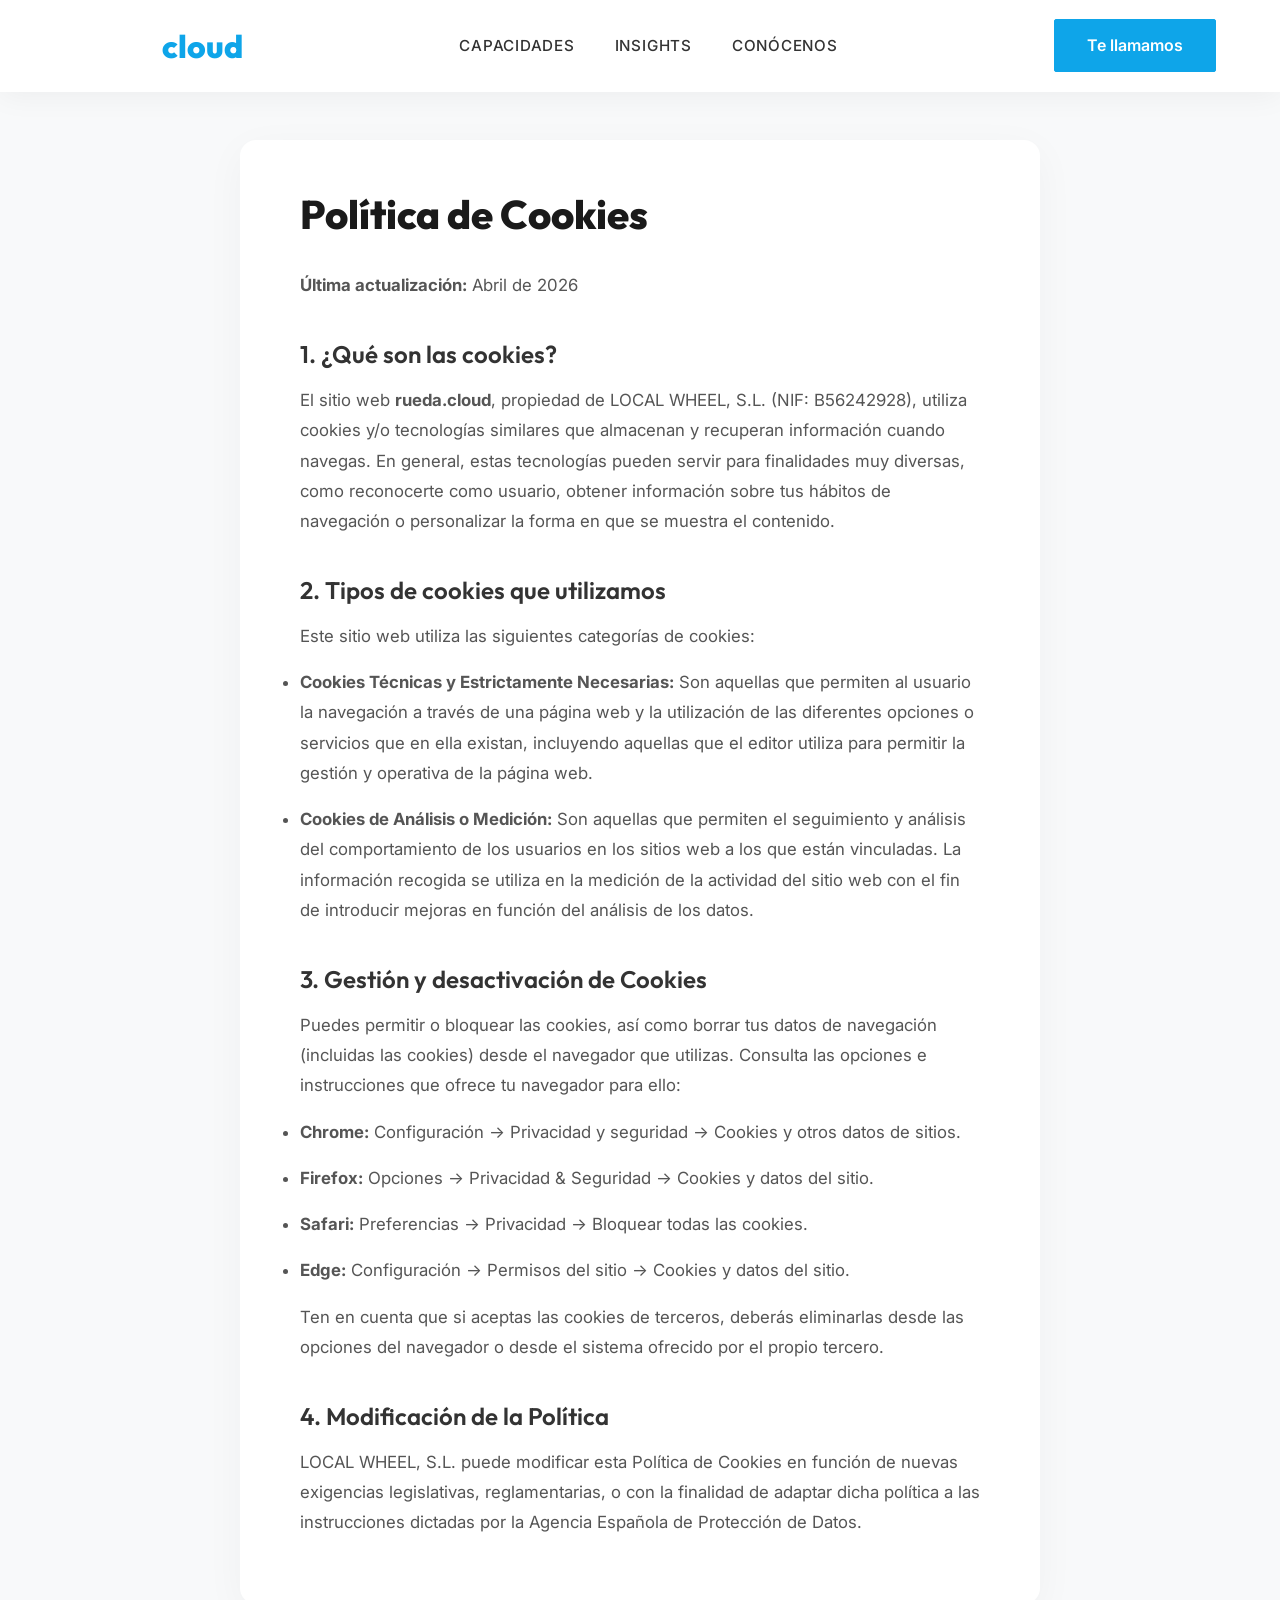
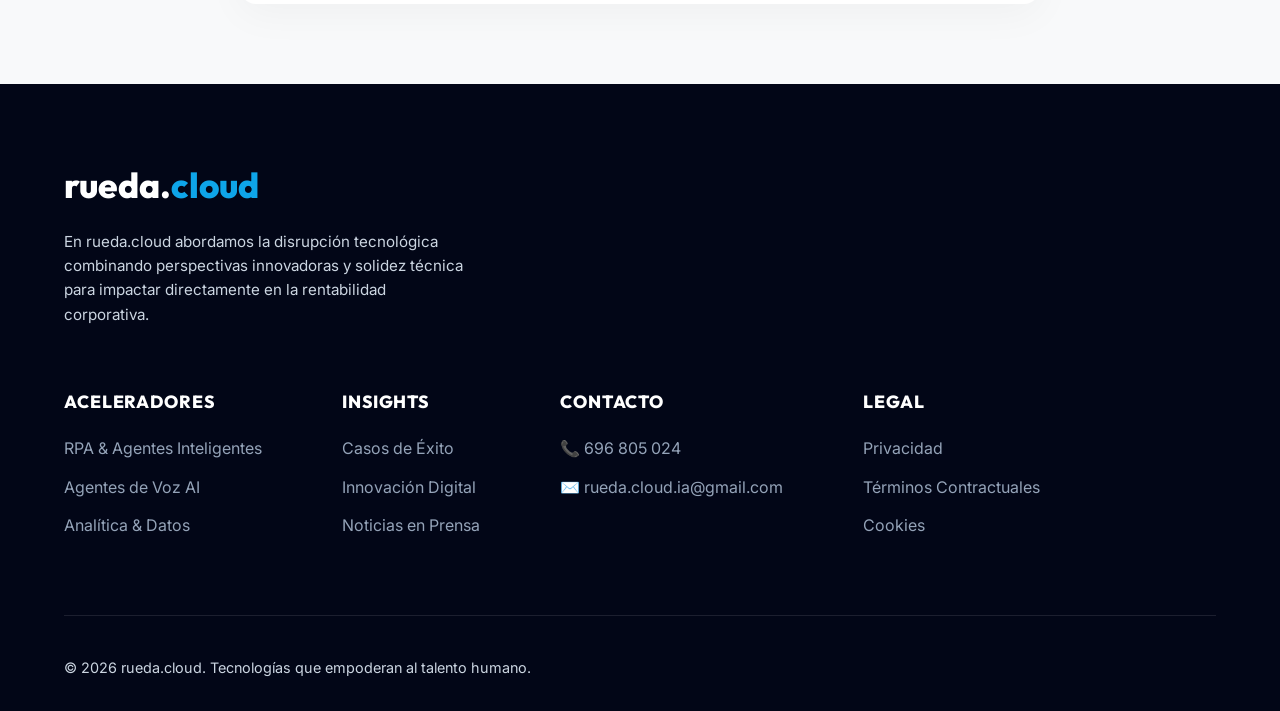
<file: cookies.html>
<!DOCTYPE html>
<html lang="es">
<head>
    <meta charset="UTF-8">
    <meta name="viewport" content="width=device-width, initial-scale=1.0">
    <title>Política de Cookies | rueda.cloud</title>
    <meta name="robots" content="index, follow">
    <!-- Google Fonts -->
    <link rel="preconnect" href="https://fonts.googleapis.com">
    <link rel="preconnect" href="https://fonts.gstatic.com" crossorigin>
    <link href="https://fonts.googleapis.com/css2?family=Inter:wght@300;400;500;600&family=Outfit:wght@300;400;600;800&display=swap" rel="stylesheet">
    <link rel="stylesheet" href="./style.css">
</head>
<body>
    <nav class="navbar" style="background: rgba(255,255,255,0.98); box-shadow: 0 4px 30px rgba(0,0,0,0.05); position: fixed; top: 0; width: 100%; z-index: 1000;">
        <a href="index.html" class="logo">rueda.<span>cloud</span></a>
        <ul class="nav-links">
            <li><a href="index.html#capacidades" style="color: #333;">Capacidades</a></li>
            <li><a href="index.html#insights" style="color: #333;">Insights</a></li>
            <li><a href="index.html#nosotros" style="color: #333;">Conócenos</a></li>
        </ul>
        <a href="index.html#contacto" class="btn btn-primary" style="display: flex; align-items: center; gap: 8px;">
            Te llamamos
        </a>
    </nav>

    <main class="legal-section">
        <div class="container">

            <h1>Política de Cookies</h1>
            <p><strong>Última actualización:</strong> Abril de 2026</p>

            <h2>1. ¿Qué son las cookies?</h2>
            <p>El sitio web <strong>rueda.cloud</strong>, propiedad de LOCAL WHEEL, S.L. (NIF: B56242928), utiliza cookies y/o tecnologías similares que almacenan y recuperan información cuando navegas. En general, estas tecnologías pueden servir para finalidades muy diversas, como reconocerte como usuario, obtener información sobre tus hábitos de navegación o personalizar la forma en que se muestra el contenido.</p>

            <h2>2. Tipos de cookies que utilizamos</h2>
            <p>Este sitio web utiliza las siguientes categorías de cookies:</p>
            <ul>
                <li><strong>Cookies Técnicas y Estrictamente Necesarias:</strong> Son aquellas que permiten al usuario la navegación a través de una página web y la utilización de las diferentes opciones o servicios que en ella existan, incluyendo aquellas que el editor utiliza para permitir la gestión y operativa de la página web.</li>
                <li><strong>Cookies de Análisis o Medición:</strong> Son aquellas que permiten el seguimiento y análisis del comportamiento de los usuarios en los sitios web a los que están vinculadas. La información recogida se utiliza en la medición de la actividad del sitio web con el fin de introducir mejoras en función del análisis de los datos.</li>
            </ul>

            <h2>3. Gestión y desactivación de Cookies</h2>
            <p>Puedes permitir o bloquear las cookies, así como borrar tus datos de navegación (incluidas las cookies) desde el navegador que utilizas. Consulta las opciones e instrucciones que ofrece tu navegador para ello:</p>
            <ul>
                <li><strong>Chrome:</strong> Configuración -> Privacidad y seguridad -> Cookies y otros datos de sitios.</li>
                <li><strong>Firefox:</strong> Opciones -> Privacidad & Seguridad -> Cookies y datos del sitio.</li>
                <li><strong>Safari:</strong> Preferencias -> Privacidad -> Bloquear todas las cookies.</li>
                <li><strong>Edge:</strong> Configuración -> Permisos del sitio -> Cookies y datos del sitio.</li>
            </ul>
            <p>Ten en cuenta que si aceptas las cookies de terceros, deberás eliminarlas desde las opciones del navegador o desde el sistema ofrecido por el propio tercero.</p>

            <h2>4. Modificación de la Política</h2>
            <p>LOCAL WHEEL, S.L. puede modificar esta Política de Cookies en función de nuevas exigencias legislativas, reglamentarias, o con la finalidad de adaptar dicha política a las instrucciones dictadas por la Agencia Española de Protección de Datos.</p>

        </div>
    </main>

    <footer class="corporate-footer" id="nosotros">
        <div class="container">
            <div class="footer-top">
                <div class="footer-brand">
                    <a href="index.html" class="logo-white">rueda.<span>cloud</span></a>
                    <p>En rueda.cloud abordamos la disrupción tecnológica combinando perspectivas innovadoras y solidez
                        técnica para impactar directamente en la rentabilidad corporativa.</p>
                </div>
                <div class="footer-nav">
                    <div class="footer-col">
                        <h4>Aceleradores</h4>
                        <a href="index.html#capacidades">RPA & Agentes Inteligentes</a>
                        <a href="index.html#capacidades">Agentes de Voz AI</a>
                        <a href="index.html#capacidades">Analítica & Datos</a>
                    </div>
                    <div class="footer-col">
                        <h4>Insights</h4>
                        <a href="index.html#insights">Casos de Éxito</a>
                        <a href="index.html#insights">Innovación Digital</a>
                        <a href="index.html#insights">Noticias en Prensa</a>
                    </div>
                    <div class="footer-col">
                        <h4>Contacto</h4>
                        <a href="tel:696805024" style="text-transform: none;">📞 696 805 024</a>
                        <a href="mailto:rueda.cloud.ia@gmail.com" style="text-transform: none;">✉️ rueda.cloud.ia@gmail.com</a>
                    </div>
                    <div class="footer-col">
                        <h4>Legal</h4>
                        <a href="privacidad.html">Privacidad</a>
                        <a href="terminos.html">Términos Contractuales</a>
                        <a href="cookies.html">Cookies</a>
                    </div>
                </div>
            </div>
            <div class="footer-bottom">
                <p>&copy; 2026 rueda.cloud. Tecnologías que empoderan al talento humano.</p>
            </div>
        </div>
    </footer>
</body>
</html>
</file>
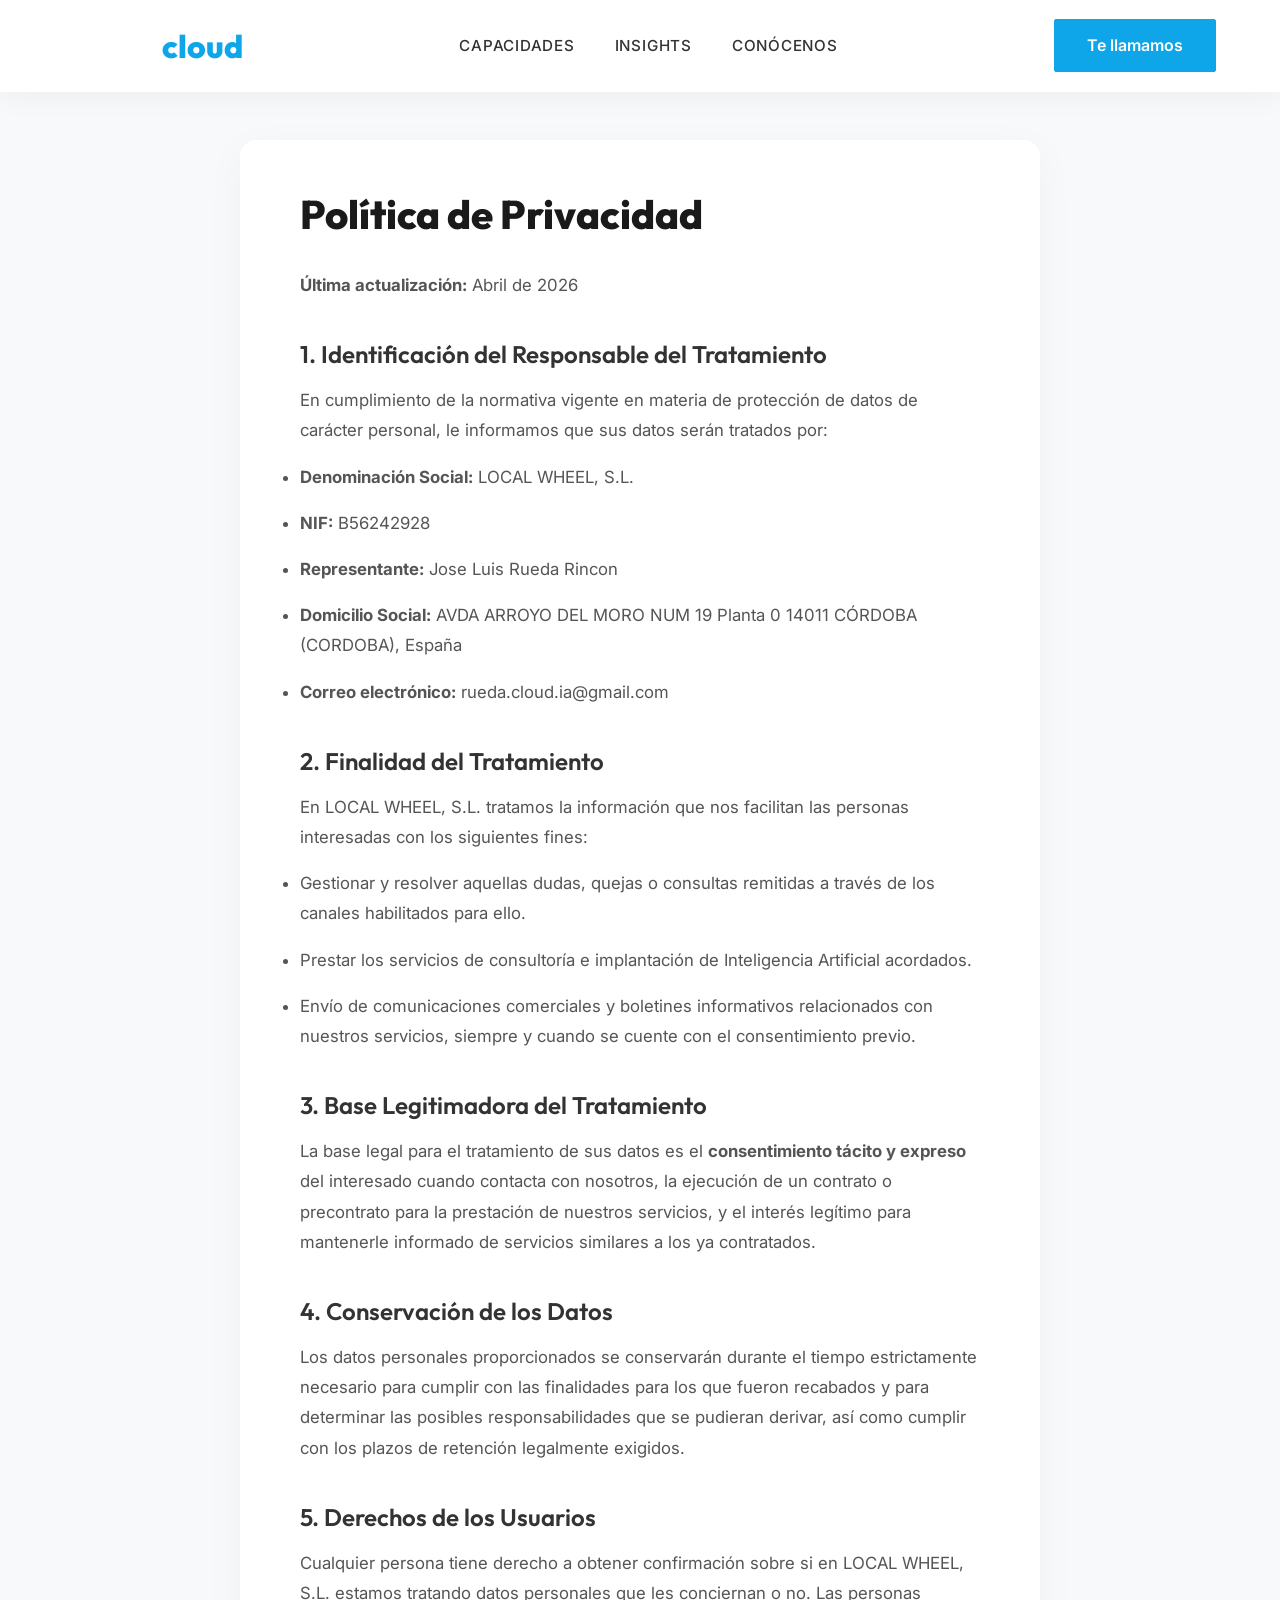
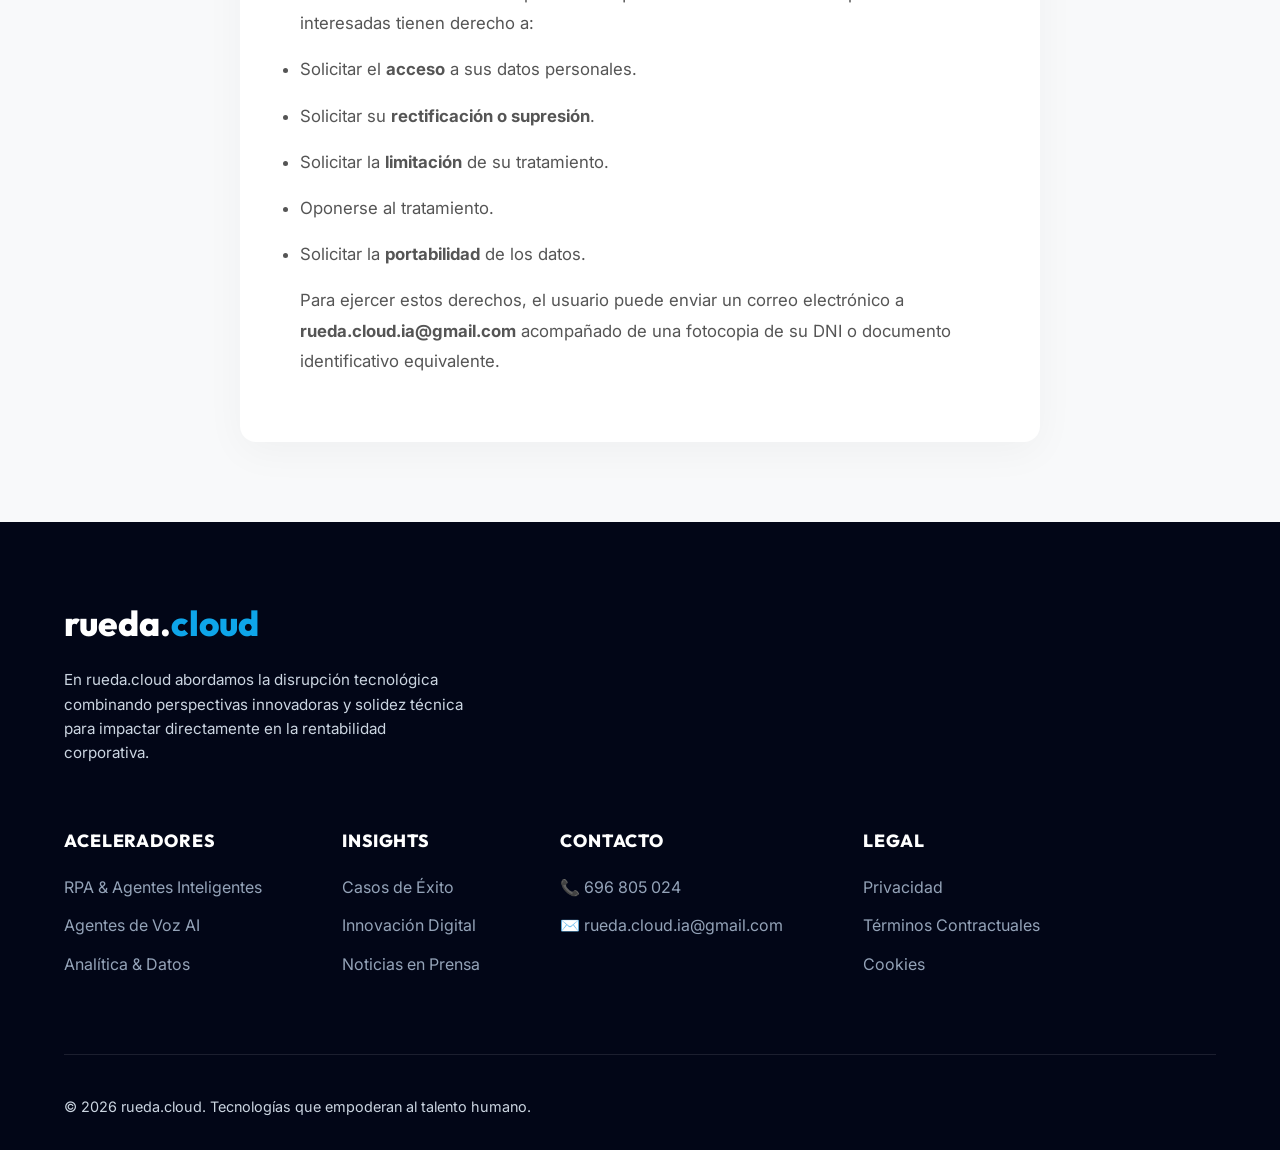
<file: privacidad.html>
<!DOCTYPE html>
<html lang="es">
<head>
    <meta charset="UTF-8">
    <meta name="viewport" content="width=device-width, initial-scale=1.0">
    <title>Política de Privacidad | rueda.cloud</title>
    <meta name="robots" content="index, follow">
    <!-- Google Fonts -->
    <link rel="preconnect" href="https://fonts.googleapis.com">
    <link rel="preconnect" href="https://fonts.gstatic.com" crossorigin>
    <link href="https://fonts.googleapis.com/css2?family=Inter:wght@300;400;500;600&family=Outfit:wght@300;400;600;800&display=swap" rel="stylesheet">
    <link rel="stylesheet" href="./style.css">
</head>
<body>
    <nav class="navbar" style="background: rgba(255,255,255,0.98); box-shadow: 0 4px 30px rgba(0,0,0,0.05); position: fixed; top: 0; width: 100%; z-index: 1000;">
        <a href="index.html" class="logo">rueda.<span>cloud</span></a>
        <ul class="nav-links">
            <li><a href="index.html#capacidades" style="color: #333;">Capacidades</a></li>
            <li><a href="index.html#insights" style="color: #333;">Insights</a></li>
            <li><a href="index.html#nosotros" style="color: #333;">Conócenos</a></li>
        </ul>
        <a href="index.html#contacto" class="btn btn-primary" style="display: flex; align-items: center; gap: 8px;">
            Te llamamos
        </a>
    </nav>

    <main class="legal-section">
        <div class="container">

            <h1>Política de Privacidad</h1>
            <p><strong>Última actualización:</strong> Abril de 2026</p>
            
            <h2>1. Identificación del Responsable del Tratamiento</h2>
            <p>En cumplimiento de la normativa vigente en materia de protección de datos de carácter personal, le informamos que sus datos serán tratados por:</p>
            <ul>
                <li><strong>Denominación Social:</strong> LOCAL WHEEL, S.L.</li>
                <li><strong>NIF:</strong> B56242928</li>
                <li><strong>Representante:</strong> Jose Luis Rueda Rincon</li>
                <li><strong>Domicilio Social:</strong> AVDA ARROYO DEL MORO NUM 19 Planta 0 14011 CÓRDOBA (CORDOBA), España</li>
                <li><strong>Correo electrónico:</strong> rueda.cloud.ia@gmail.com</li>
            </ul>

            <h2>2. Finalidad del Tratamiento</h2>
            <p>En LOCAL WHEEL, S.L. tratamos la información que nos facilitan las personas interesadas con los siguientes fines:</p>
            <ul>
                <li>Gestionar y resolver aquellas dudas, quejas o consultas remitidas a través de los canales habilitados para ello.</li>
                <li>Prestar los servicios de consultoría e implantación de Inteligencia Artificial acordados.</li>
                <li>Envío de comunicaciones comerciales y boletines informativos relacionados con nuestros servicios, siempre y cuando se cuente con el consentimiento previo.</li>
            </ul>

            <h2>3. Base Legitimadora del Tratamiento</h2>
            <p>La base legal para el tratamiento de sus datos es el <strong>consentimiento tácito y expreso</strong> del interesado cuando contacta con nosotros, la ejecución de un contrato o precontrato para la prestación de nuestros servicios, y el interés legítimo para mantenerle informado de servicios similares a los ya contratados.</p>

            <h2>4. Conservación de los Datos</h2>
            <p>Los datos personales proporcionados se conservarán durante el tiempo estrictamente necesario para cumplir con las finalidades para los que fueron recabados y para determinar las posibles responsabilidades que se pudieran derivar, así como cumplir con los plazos de retención legalmente exigidos.</p>

            <h2>5. Derechos de los Usuarios</h2>
            <p>Cualquier persona tiene derecho a obtener confirmación sobre si en LOCAL WHEEL, S.L. estamos tratando datos personales que les conciernan o no. Las personas interesadas tienen derecho a:</p>
            <ul>
                <li>Solicitar el <strong>acceso</strong> a sus datos personales.</li>
                <li>Solicitar su <strong>rectificación o supresión</strong>.</li>
                <li>Solicitar la <strong>limitación</strong> de su tratamiento.</li>
                <li>Oponerse al tratamiento.</li>
                <li>Solicitar la <strong>portabilidad</strong> de los datos.</li>
            </ul>
            <p>Para ejercer estos derechos, el usuario puede enviar un correo electrónico a <strong>rueda.cloud.ia@gmail.com</strong> acompañado de una fotocopia de su DNI o documento identificativo equivalente.</p>

        </div>
    </main>

    <footer class="corporate-footer" id="nosotros">
        <div class="container">
            <div class="footer-top">
                <div class="footer-brand">
                    <a href="index.html" class="logo-white">rueda.<span>cloud</span></a>
                    <p>En rueda.cloud abordamos la disrupción tecnológica combinando perspectivas innovadoras y solidez
                        técnica para impactar directamente en la rentabilidad corporativa.</p>
                </div>
                <div class="footer-nav">
                    <div class="footer-col">
                        <h4>Aceleradores</h4>
                        <a href="index.html#capacidades">RPA & Agentes Inteligentes</a>
                        <a href="index.html#capacidades">Agentes de Voz AI</a>
                        <a href="index.html#capacidades">Analítica & Datos</a>
                    </div>
                    <div class="footer-col">
                        <h4>Insights</h4>
                        <a href="index.html#insights">Casos de Éxito</a>
                        <a href="index.html#insights">Innovación Digital</a>
                        <a href="index.html#insights">Noticias en Prensa</a>
                    </div>
                    <div class="footer-col">
                        <h4>Contacto</h4>
                        <a href="tel:696805024" style="text-transform: none;">📞 696 805 024</a>
                        <a href="mailto:rueda.cloud.ia@gmail.com" style="text-transform: none;">✉️ rueda.cloud.ia@gmail.com</a>
                    </div>
                    <div class="footer-col">
                        <h4>Legal</h4>
                        <a href="privacidad.html">Privacidad</a>
                        <a href="terminos.html">Términos Contractuales</a>
                        <a href="cookies.html">Cookies</a>
                    </div>
                </div>
            </div>
            <div class="footer-bottom">
                <p>&copy; 2026 rueda.cloud. Tecnologías que empoderan al talento humano.</p>
            </div>
        </div>
    </footer>
</body>
</html>
</file>
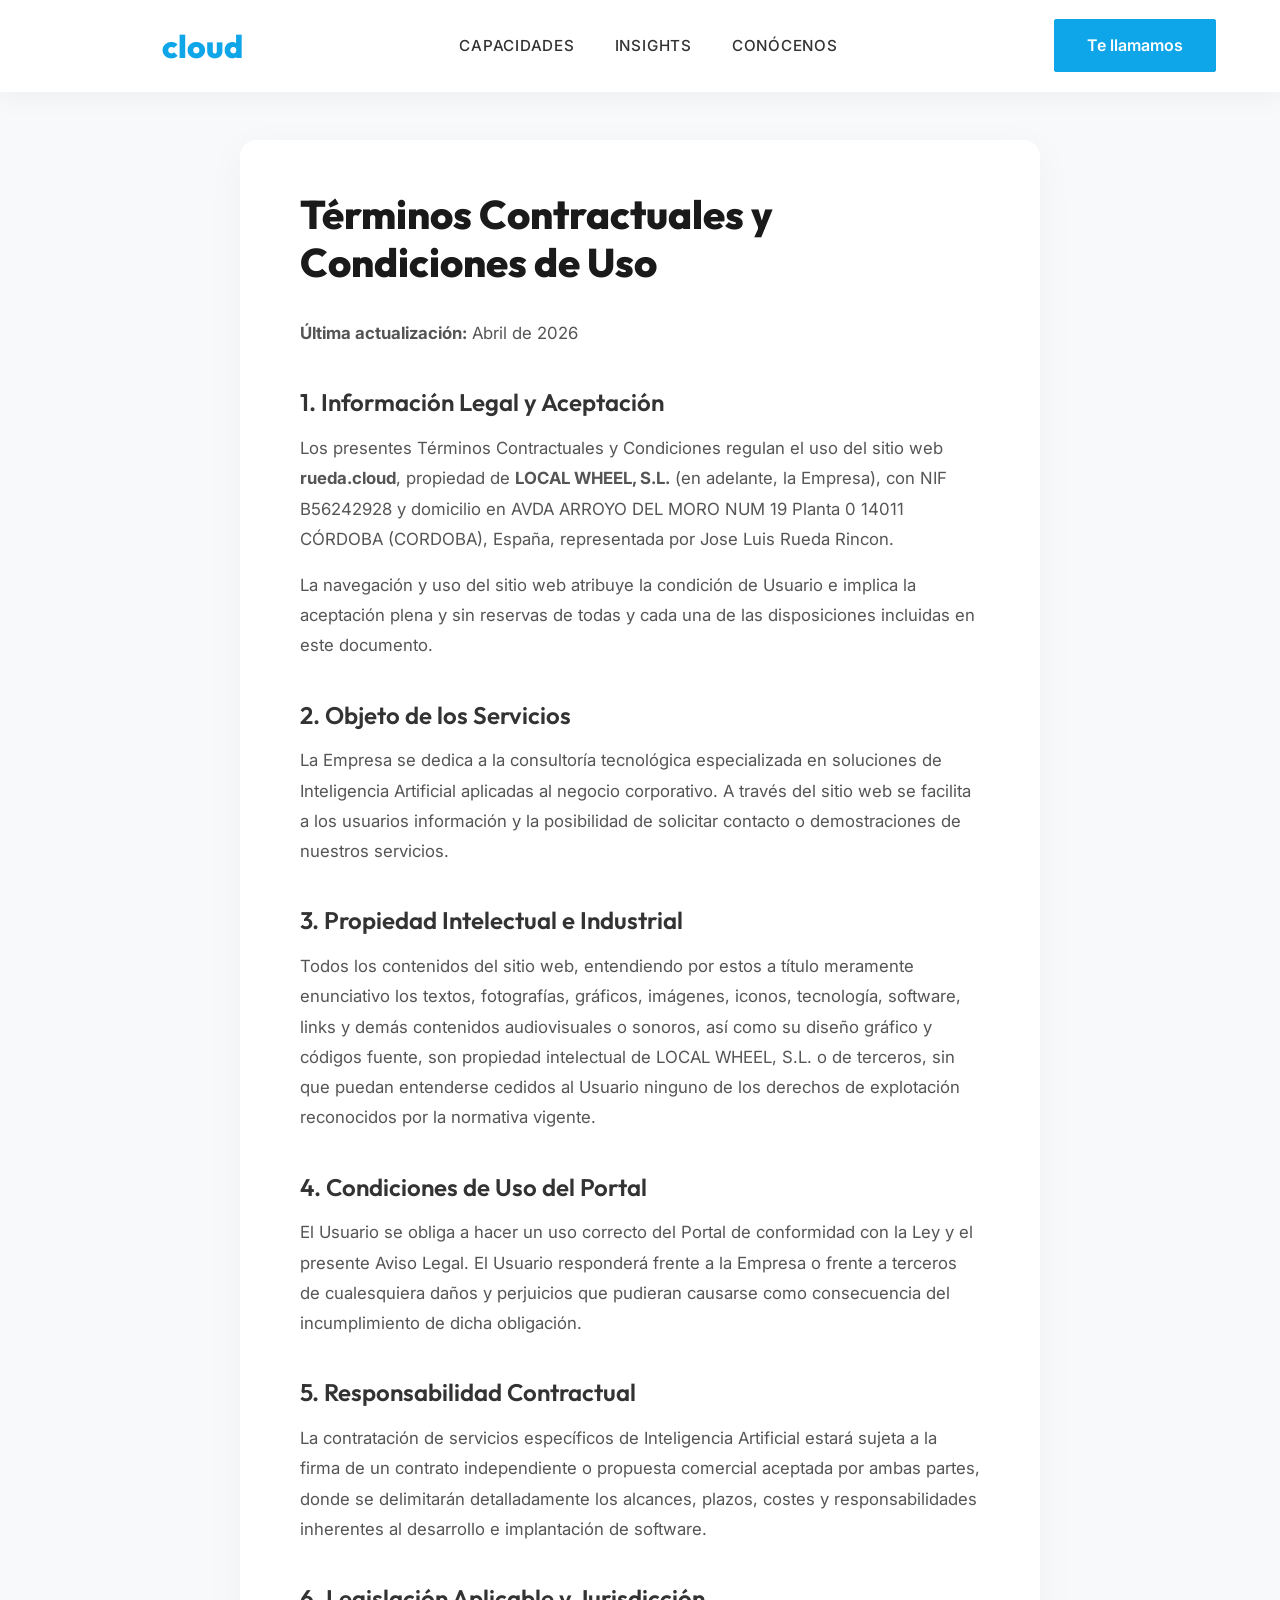
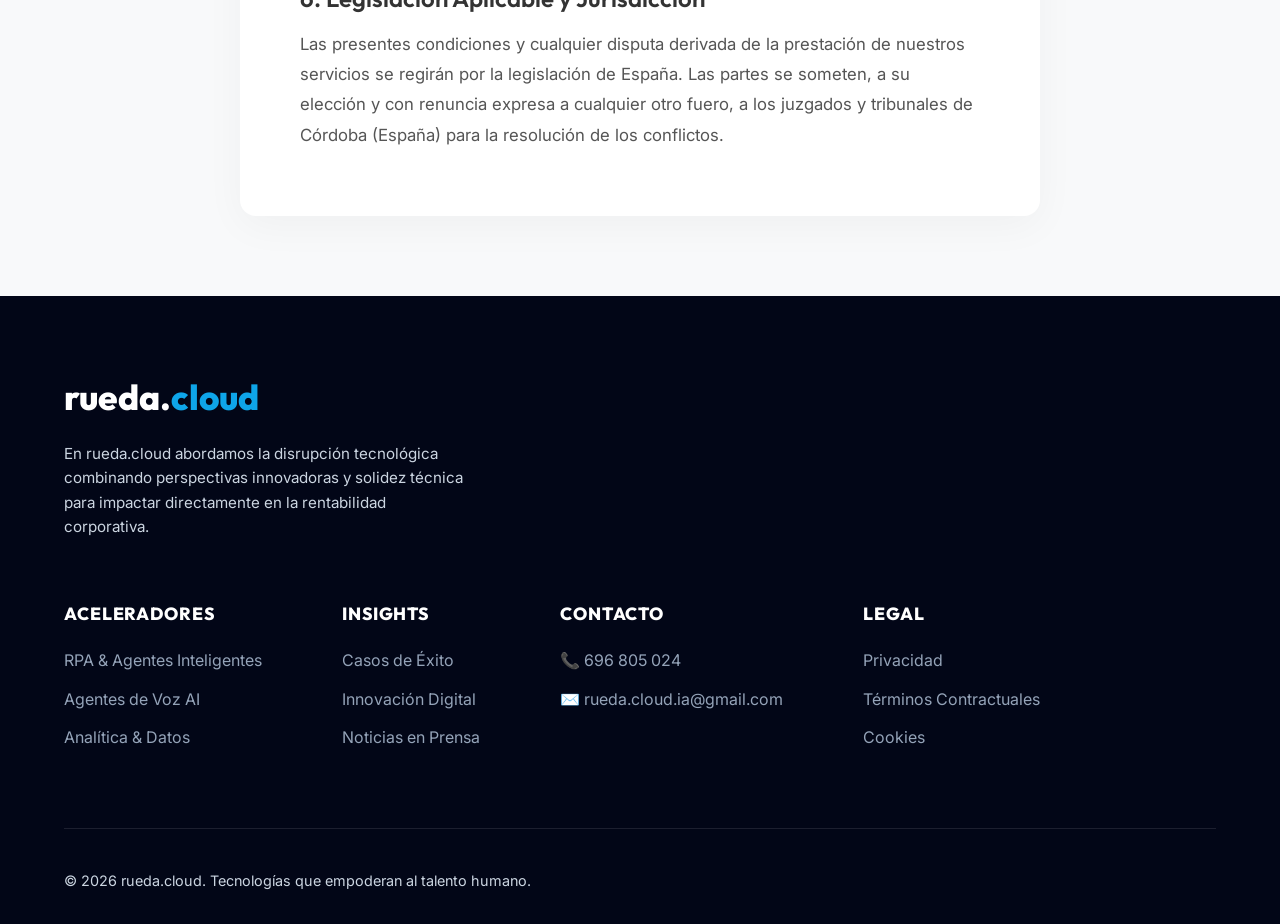
<file: terminos.html>
<!DOCTYPE html>
<html lang="es">
<head>
    <meta charset="UTF-8">
    <meta name="viewport" content="width=device-width, initial-scale=1.0">
    <title>Términos Contractuales | rueda.cloud</title>
    <meta name="robots" content="index, follow">
    <!-- Google Fonts -->
    <link rel="preconnect" href="https://fonts.googleapis.com">
    <link rel="preconnect" href="https://fonts.gstatic.com" crossorigin>
    <link href="https://fonts.googleapis.com/css2?family=Inter:wght@300;400;500;600&family=Outfit:wght@300;400;600;800&display=swap" rel="stylesheet">
    <link rel="stylesheet" href="./style.css">
</head>
<body>
    <nav class="navbar" style="background: rgba(255,255,255,0.98); box-shadow: 0 4px 30px rgba(0,0,0,0.05); position: fixed; top: 0; width: 100%; z-index: 1000;">
        <a href="index.html" class="logo">rueda.<span>cloud</span></a>
        <ul class="nav-links">
            <li><a href="index.html#capacidades" style="color: #333;">Capacidades</a></li>
            <li><a href="index.html#insights" style="color: #333;">Insights</a></li>
            <li><a href="index.html#nosotros" style="color: #333;">Conócenos</a></li>
        </ul>
        <a href="index.html#contacto" class="btn btn-primary" style="display: flex; align-items: center; gap: 8px;">
            Te llamamos
        </a>
    </nav>

    <main class="legal-section">
        <div class="container">

            <h1>Términos Contractuales y Condiciones de Uso</h1>
            <p><strong>Última actualización:</strong> Abril de 2026</p>

            <h2>1. Información Legal y Aceptación</h2>
            <p>Los presentes Términos Contractuales y Condiciones regulan el uso del sitio web <strong>rueda.cloud</strong>, propiedad de <strong>LOCAL WHEEL, S.L.</strong> (en adelante, la Empresa), con NIF B56242928 y domicilio en AVDA ARROYO DEL MORO NUM 19 Planta 0 14011 CÓRDOBA (CORDOBA), España, representada por Jose Luis Rueda Rincon.</p>
            <p>La navegación y uso del sitio web atribuye la condición de Usuario e implica la aceptación plena y sin reservas de todas y cada una de las disposiciones incluidas en este documento.</p>

            <h2>2. Objeto de los Servicios</h2>
            <p>La Empresa se dedica a la consultoría tecnológica especializada en soluciones de Inteligencia Artificial aplicadas al negocio corporativo. A través del sitio web se facilita a los usuarios información y la posibilidad de solicitar contacto o demostraciones de nuestros servicios.</p>

            <h2>3. Propiedad Intelectual e Industrial</h2>
            <p>Todos los contenidos del sitio web, entendiendo por estos a título meramente enunciativo los textos, fotografías, gráficos, imágenes, iconos, tecnología, software, links y demás contenidos audiovisuales o sonoros, así como su diseño gráfico y códigos fuente, son propiedad intelectual de LOCAL WHEEL, S.L. o de terceros, sin que puedan entenderse cedidos al Usuario ninguno de los derechos de explotación reconocidos por la normativa vigente.</p>

            <h2>4. Condiciones de Uso del Portal</h2>
            <p>El Usuario se obliga a hacer un uso correcto del Portal de conformidad con la Ley y el presente Aviso Legal. El Usuario responderá frente a la Empresa o frente a terceros de cualesquiera daños y perjuicios que pudieran causarse como consecuencia del incumplimiento de dicha obligación.</p>

            <h2>5. Responsabilidad Contractual</h2>
            <p>La contratación de servicios específicos de Inteligencia Artificial estará sujeta a la firma de un contrato independiente o propuesta comercial aceptada por ambas partes, donde se delimitarán detalladamente los alcances, plazos, costes y responsabilidades inherentes al desarrollo e implantación de software.</p>

            <h2>6. Legislación Aplicable y Jurisdicción</h2>
            <p>Las presentes condiciones y cualquier disputa derivada de la prestación de nuestros servicios se regirán por la legislación de España. Las partes se someten, a su elección y con renuncia expresa a cualquier otro fuero, a los juzgados y tribunales de Córdoba (España) para la resolución de los conflictos.</p>

        </div>
    </main>

    <footer class="corporate-footer" id="nosotros">
        <div class="container">
            <div class="footer-top">
                <div class="footer-brand">
                    <a href="index.html" class="logo-white">rueda.<span>cloud</span></a>
                    <p>En rueda.cloud abordamos la disrupción tecnológica combinando perspectivas innovadoras y solidez
                        técnica para impactar directamente en la rentabilidad corporativa.</p>
                </div>
                <div class="footer-nav">
                    <div class="footer-col">
                        <h4>Aceleradores</h4>
                        <a href="index.html#capacidades">RPA & Agentes Inteligentes</a>
                        <a href="index.html#capacidades">Agentes de Voz AI</a>
                        <a href="index.html#capacidades">Analítica & Datos</a>
                    </div>
                    <div class="footer-col">
                        <h4>Insights</h4>
                        <a href="index.html#insights">Casos de Éxito</a>
                        <a href="index.html#insights">Innovación Digital</a>
                        <a href="index.html#insights">Noticias en Prensa</a>
                    </div>
                    <div class="footer-col">
                        <h4>Contacto</h4>
                        <a href="tel:696805024" style="text-transform: none;">📞 696 805 024</a>
                        <a href="mailto:rueda.cloud.ia@gmail.com" style="text-transform: none;">✉️ rueda.cloud.ia@gmail.com</a>
                    </div>
                    <div class="footer-col">
                        <h4>Legal</h4>
                        <a href="privacidad.html">Privacidad</a>
                        <a href="terminos.html">Términos Contractuales</a>
                        <a href="cookies.html">Cookies</a>
                    </div>
                </div>
            </div>
            <div class="footer-bottom">
                <p>&copy; 2026 rueda.cloud. Tecnologías que empoderan al talento humano.</p>
            </div>
        </div>
    </footer>
</body>
</html>
</file>
<file: style.css>
:root {
  --bg-white: #ffffff;
  --bg-light: #f8f9fa;
  --bg-dark: #0f172a;
  --text-dark: #111827;
  --text-muted: #4b5563;
  --text-light: #f3f4f6;
  --accent-color: #0ea5e9;
  /* Light cyan/blue accent for tech vibe */
  --corporate-blue: #020617;
  /* Very profound professional blue/black */
  --transition-fast: 0.3s ease;
  --transition-slow: 0.8s cubic-bezier(0.16, 1, 0.3, 1);
  --font-body: 'Inter', sans-serif;
  --font-heading: 'Outfit', sans-serif;
}

* {
  margin: 0;
  padding: 0;
  box-sizing: border-box;
}

html {
  scroll-behavior: smooth;
}

body {
  font-family: var(--font-body);
  color: var(--text-dark);
  background-color: var(--bg-white);
  line-height: 1.6;
  overflow-x: hidden;
}

.container {
  max-width: 1280px;
  margin: 0 auto;
  padding: 0 5%;
}

.section-padded {
  padding: 7rem 0;
}

/* Typography */
h1,
h2,
h3,
h4,
.logo,
.logo-white {
  font-family: var(--font-heading);
  font-weight: 800;
  line-height: 1.2;
}

.section-title-dark {
  font-size: clamp(2.2rem, 4vw, 3.5rem);
  color: var(--corporate-blue);
  margin-bottom: 1rem;
  letter-spacing: -0.02em;
}

.section-intro {
  font-size: 1.25rem;
  color: var(--text-muted);
  max-width: 800px;
  margin-bottom: 4rem;
}

.text-link {
  display: inline-block;
  color: var(--corporate-blue);
  font-weight: 600;
  text-decoration: none;
  border-bottom: 2px solid var(--accent-color);
  padding-bottom: 2px;
  margin-top: 1rem;
  transition: var(--transition-fast);
}

.text-link:hover {
  color: var(--accent-color);
}

/* Buttons */
.btn {
  display: inline-block;
  padding: 0.8rem 2rem;
  font-weight: 600;
  text-decoration: none;
  font-family: var(--font-body);
  transition: var(--transition-fast);
  cursor: pointer;
  border-radius: 2px;
}

.btn-primary {
  background: var(--accent-color);
  color: #fff;
  border: 1px solid var(--accent-color);
}

.btn-primary:hover {
  background: transparent;
  color: var(--accent-color);
}

.btn-outline {
  background: transparent;
  color: var(--corporate-blue);
  border: 1px solid var(--corporate-blue);
}

.btn-outline:hover {
  background: var(--corporate-blue);
  color: #fff;
}

.btn-large {
  padding: 1rem 3rem;
  font-size: 1.1rem;
}

/* Navbar */
.navbar {
  display: flex;
  justify-content: space-between;
  align-items: center;
  padding: 1.2rem 5%;
  position: fixed;
  width: 100%;
  top: 0;
  z-index: 1000;
  background: transparent;
  transition: var(--transition-fast);
}

.navbar.scrolled {
  background: rgba(255, 255, 255, 0.98);
  box-shadow: 0 4px 20px rgba(0, 0, 0, 0.05);
  padding: 1rem 5%;
}

.navbar .logo {
  font-size: 2rem;
  color: #ffffff;
  /* Default is white for hero overlay */
  text-decoration: none;
  transition: color var(--transition-fast);
}

.navbar.scrolled .logo {
  color: var(--corporate-blue);
}

.navbar .logo span,
.logo-white span {
  color: var(--accent-color);
}

.nav-links {
  display: flex;
  gap: 2.5rem;
  list-style: none;
}

.nav-links a {
  color: #ffffff;
  text-decoration: none;
  font-weight: 500;
  font-size: 0.95rem;
  text-transform: uppercase;
  letter-spacing: 0.05em;
  transition: color var(--transition-fast);
}

.navbar.scrolled .nav-links a {
  color: var(--corporate-blue);
}

.nav-links a:hover {
  color: var(--accent-color);
}

.navbar .btn-outline {
  border-color: #fff;
  color: #fff;
}

.navbar.scrolled .btn-outline {
  border-color: var(--corporate-blue);
  color: var(--corporate-blue);
}

.navbar.scrolled .btn-outline:hover {
  background: var(--corporate-blue);
  color: #fff;
}

.mobile-menu-btn {
  display: none;
}

/* Hero Corporate */
.corporate-hero {
  position: relative;
  height: 100vh;
  display: flex;
  align-items: center;
  padding: 0 5%;
  overflow: hidden;
}

.hero-bg {
  position: absolute;
  top: 0;
  left: 0;
  width: 100%;
  height: 100%;
  z-index: -1;
  background: var(--corporate-blue);
}

#neuronCanvas {
  position: absolute;
  top: 0;
  left: 0;
  width: 100%;
  height: 100%;
}

.hero-overlay {
  position: absolute;
  top: 0;
  left: 0;
  width: 100%;
  height: 100%;
  background: linear-gradient(to right, rgba(2, 6, 23, 0.95) 0%, rgba(2, 6, 23, 0.3) 100%);
  pointer-events: none;
}

.hero-content {
  color: #fff;
  max-width: 800px;
  z-index: 10;
  margin-top: 4rem;
}

.hero-title {
  font-size: clamp(4rem, 8vw, 6.5rem);
  letter-spacing: -0.03em;
  line-height: 1.05;
  margin-bottom: 1.5rem;
}

.accent-text {
  color: var(--accent-color);
}

.hero-subtitle {
  font-size: 1.25rem;
  font-weight: 400;
  margin-bottom: 2.5rem;
  max-width: 650px;
  color: #f1f5f9;
}

/* Services / Capabilities */
.bg-light-grey {
  background-color: var(--bg-light);
}

.capabilities-list {
  display: flex;
  flex-direction: column;
  gap: 6rem;
}

.capability-row {
  display: flex;
  align-items: center;
  gap: 5rem;
}

.capability-row.reverse {
  flex-direction: row-reverse;
}

.cap-image {
  flex: 1;
  border-radius: 4px;
  overflow: hidden;
  position: relative;
  aspect-ratio: 4/3;
}

.cap-image img {
  width: 100%;
  height: 100%;
  object-fit: cover;
  transition: transform var(--transition-slow);
}

.cap-text {
  flex: 1;
}

.cap-text h3 {
  font-size: 2.2rem;
  color: var(--corporate-blue);
  margin-bottom: 1rem;
}

.cap-text p {
  color: var(--text-muted);
  font-size: 1.15rem;
  margin-bottom: 1.5rem;
}

.hover-zoom:hover img {
  transform: scale(1.05);
}

/* Insights / Cases */
.insights-grid {
  display: grid;
  grid-template-columns: repeat(auto-fit, minmax(320px, 1fr));
  gap: 2rem;
}

.insight-card {
  background: var(--bg-white);
  border: 1px solid #e5e7eb;
  transition: var(--transition-fast);
  cursor: pointer;
  display: flex;
  flex-direction: column;
}

.insight-card:hover {
  box-shadow: 0 20px 40px rgba(0, 0, 0, 0.08);
  transform: translateY(-5px);
}

.insight-img-wrapper {
  position: relative;
  overflow: hidden;
  height: 240px;
}

.insight-img {
  width: 100%;
  height: 100%;
  object-fit: cover;
  transition: transform var(--transition-slow);
}

.insight-card:hover .insight-img {
  transform: scale(1.05);
}

.category-tag {
  position: absolute;
  top: 1rem;
  left: 1rem;
  background: var(--accent-color);
  color: #fff;
  padding: 0.3rem 0.8rem;
  font-size: 0.75rem;
  font-weight: 600;
  letter-spacing: 0.05em;
  text-transform: uppercase;
}

.insight-content {
  padding: 2.5rem 2rem;
  flex-grow: 1;
}

.insight-content h3 {
  font-size: 1.4rem;
  margin-bottom: 1rem;
  color: var(--corporate-blue);
}

.insight-content p {
  color: var(--text-muted);
}

/* CTA Corporativo */
.cta-corporate {
  background: var(--corporate-blue);
  color: #fff;
  border-top: 4px solid var(--accent-color);
}

.cta-title {
  font-size: 3rem;
  color: #fff;
  margin-bottom: 1rem;
}

.cta-subtitle {
  color: #94a3b8;
  font-size: 1.25rem;
  margin-bottom: 3rem;
}

/* Footer */
.corporate-footer {
  background: #020617;
  /* Even darker blue for footer */
  color: #cbd5e1;
  padding: 5rem 0 2rem;
}

.logo-white {
  font-size: 2.2rem;
  color: #fff;
  text-decoration: none;
}

.footer-top {
  display: flex;
  justify-content: space-between;
  flex-wrap: wrap;
  gap: 4rem;
  margin-bottom: 4rem;
}

.footer-brand {
  max-width: 400px;
}

.footer-brand p {
  margin-top: 1.5rem;
  font-size: 0.95rem;
}

.footer-nav {
  display: flex;
  gap: 5rem;
  flex-wrap: wrap;
}

.footer-col h4 {
  color: #fff;
  font-size: 1.1rem;
  margin-bottom: 1.5rem;
  text-transform: uppercase;
  letter-spacing: 0.05em;
}

.footer-col a {
  display: block;
  color: #94a3b8;
  text-decoration: none;
  margin-bottom: 0.8rem;
  transition: color var(--transition-fast);
}

.footer-col a:hover {
  color: var(--accent-color);
}

.footer-bottom {
  border-top: 1px solid rgba(255, 255, 255, 0.1);
  padding-top: 2.5rem;
  display: flex;
  justify-content: space-between;
  align-items: center;
  flex-wrap: wrap;
  gap: 1rem;
  font-size: 0.9rem;
}

/* Reveal Animations */
.reveal-up {
  opacity: 0;
  transform: translateY(40px);
  transition: all 0.8s cubic-bezier(0.16, 1, 0.3, 1);
}

.reveal-up.active {
  opacity: 1;
  transform: translateY(0);
}

/* Responsive */
@media (max-width: 900px) {

  .capability-row,
  .capability-row.reverse {
    flex-direction: column;
    gap: 2rem;
  }

  .cap-image {
    width: 100%;
    aspect-ratio: 16/9;
  }

  .section-title-dark {
    font-size: 2.2rem;
  }

  .nav-links,
  .navbar .btn-outline {
    display: none;
  }

  .mobile-menu-btn {
    display: flex;
    flex-direction: column;
    justify-content: space-between;
    width: 30px;
    height: 21px;
    background: transparent;
    border: none;
  }

  .mobile-menu-btn span {
    width: 100%;
    height: 2px;
    background: #fff;
    transition: var(--transition-fast);
  }

  .navbar.scrolled .mobile-menu-btn span {
    background: var(--corporate-blue);
  }

  .footer-top {
    flex-direction: column;
    gap: 2rem;
  }

  .footer-nav {
    gap: 2.5rem;
  }
}
/* Legal Section Styles */
.legal-section {
    padding: 140px 20px 80px;
    background-color: #f8f9fa;
    min-height: calc(100vh - 300px);
}
.legal-section .container {
    max-width: 800px;
    margin: 0 auto;
    background: #ffffff;
    padding: 50px 60px;
    border-radius: 16px;
    box-shadow: 0 10px 40px rgba(0,0,0,0.04);
}
.legal-section h1 {
    font-size: 2.5rem;
    color: #1a1a1a;
    margin-bottom: 2rem;
    font-family: 'Outfit', sans-serif;
    font-weight: 800;
}
.legal-section h2 {
    font-size: 1.5rem;
    color: #333;
    margin-top: 2.5rem;
    margin-bottom: 1rem;
    font-family: 'Outfit', sans-serif;
    font-weight: 600;
}
.legal-section p, .legal-section li {
    color: #555;
    line-height: 1.8;
    margin-bottom: 1rem;
    font-size: 1.05rem;
}
@media (max-width: 768px) {
    .legal-section .container {
        padding: 30px 20px;
    }
    .legal-section h1 {
        font-size: 2rem;
    }
}
</file>
